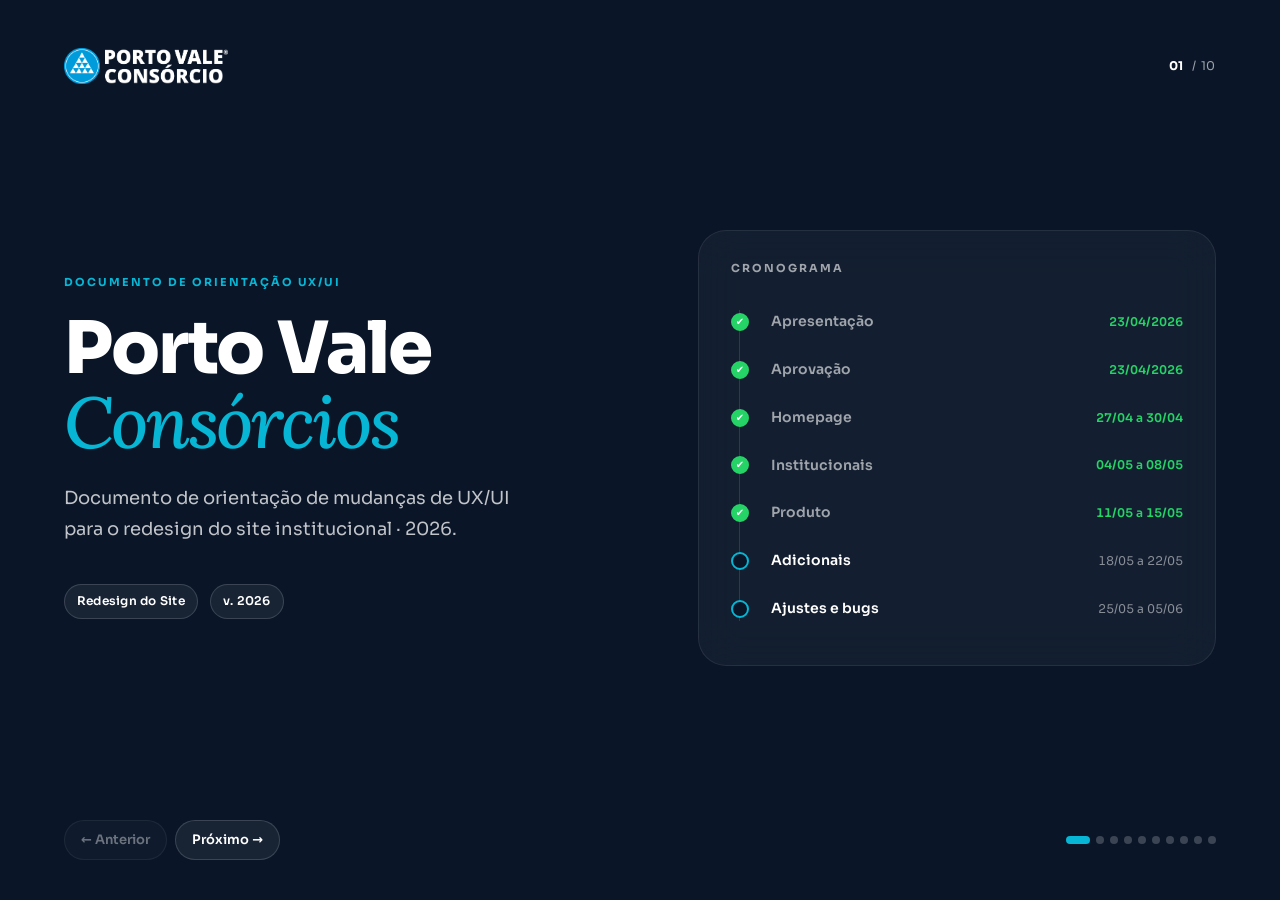
<file: index.html>
<!DOCTYPE html>
<html lang="pt-BR">
<head>
  <meta charset="UTF-8" />
  <meta name="viewport" content="width=device-width, initial-scale=1.0" />
  <title>Porto Vale Consórcios · Documento UX/UI · Capa</title>
  <link rel="stylesheet" href="styles/design-system.css" />
  <link rel="stylesheet" href="styles/pages.css" />
</head>
<body class="cover-body">

  <section class="slide">
    <header class="slide-header">
      <div class="brand">
        <img class="brand-logo" src="imagem/logo-pv-branco.png" alt="Porto Vale Consórcios" />
      </div>
      <div class="page-counter"><strong>01</strong> / 10</div>
    </header>

    <div class="slide-body cover-grid">

      <div class="cover-left">
        <p class="eyebrow">Documento de Orientação UX/UI</p>
        <h1 class="cover-title">
          Porto Vale
          <span class="italic">Consórcios</span>
        </h1>
        <p class="cover-subtitle">
          Documento de orientação de mudanças de UX/UI para o
          redesign do site institucional · 2026.
        </p>

        <div class="cover-meta">
          <span class="tag">Redesign do Site</span>
          <span class="tag">v. 2026</span>
        </div>
      </div>

      <aside class="timeline-card">
        <p class="eyebrow">Cronograma</p>
        <ul class="timeline-list">

          <li class="timeline-item done">
            <span class="marker"></span>
            <span class="label">Apresentação</span>
            <span class="date">23/04/2026</span>
          </li>

          <li class="timeline-item done">
            <span class="marker"></span>
            <span class="label">Aprovação</span>
            <span class="date">23/04/2026</span>
          </li>

          <li class="timeline-item done">
            <span class="marker"></span>
            <span class="label">Homepage</span>
            <span class="date">27/04 a 30/04</span>
          </li>

          <li class="timeline-item done">
            <span class="marker"></span>
            <span class="label">Institucionais</span>
            <span class="date">04/05 a 08/05</span>
          </li>

          <li class="timeline-item done">
            <span class="marker"></span>
            <span class="label">Produto</span>
            <span class="date">11/05 a 15/05</span>
          </li>

          <li class="timeline-item">
            <span class="marker"></span>
            <span class="label">Adicionais</span>
            <span class="date">18/05 a 22/05</span>
          </li>

          <li class="timeline-item">
            <span class="marker"></span>
            <span class="label">Ajustes e bugs</span>
            <span class="date">25/05 a 05/06</span>
          </li>

        </ul>
      </aside>

    </div>
  </section>

  <footer class="slide-footer">
    <nav class="pagination">
      <span class="disabled" data-nav="prev">&larr; Anterior</span>
      <a href="pages/02-como-ler.html" data-nav="next">Próximo &rarr;</a>
    </nav>
    <div class="dot-track" aria-label="Página 1 de 10">
      <span class="dot active"></span>
      <span class="dot"></span>
      <span class="dot"></span>
      <span class="dot"></span>
      <span class="dot"></span>
      <span class="dot"></span>
      <span class="dot"></span>
      <span class="dot"></span>
      <span class="dot"></span>
      <span class="dot"></span>
    </div>
  </footer>

  <script src="assets/nav.js"></script>
</body>
</html>
</file>
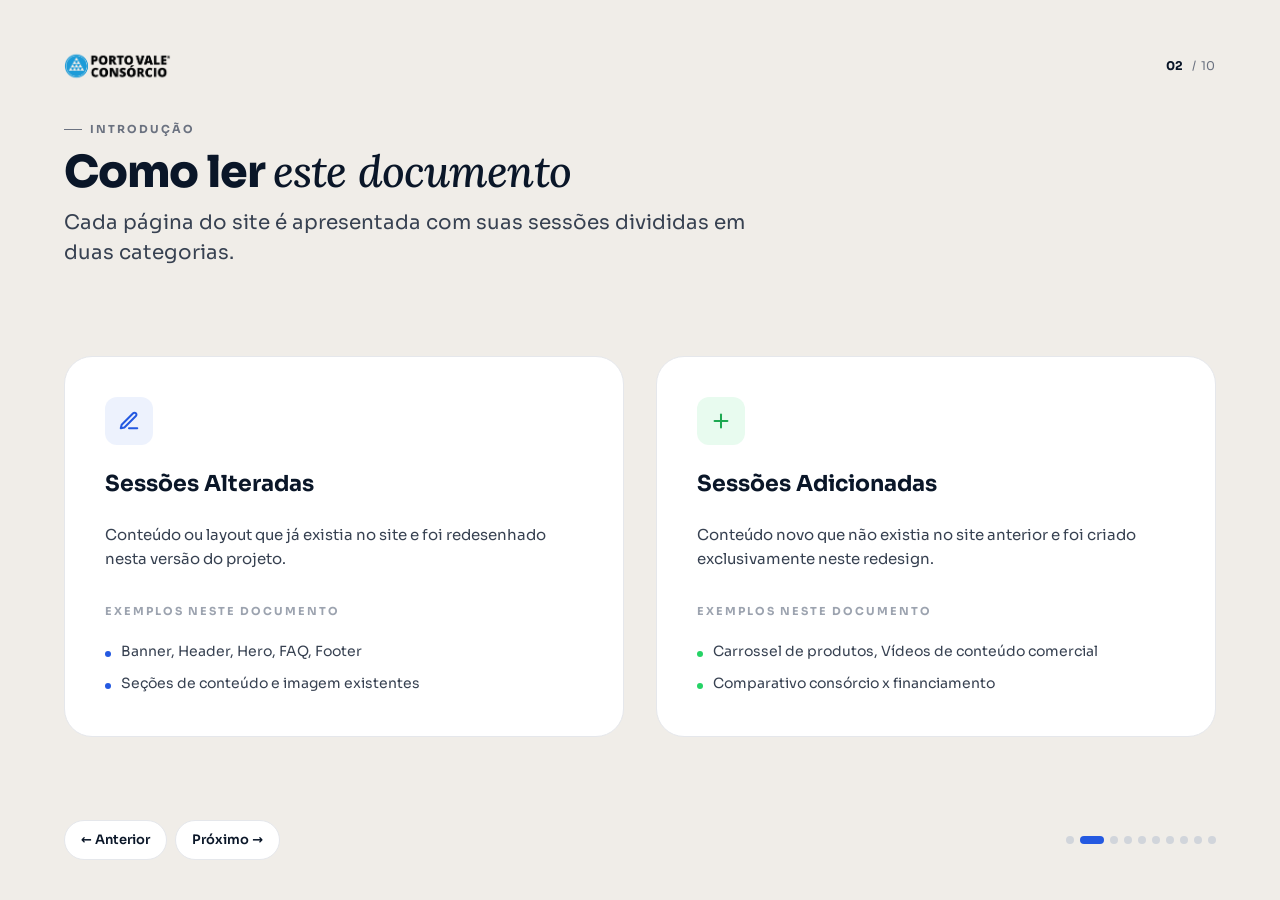
<file: pages/02-como-ler.html>
<!DOCTYPE html>
<html lang="pt-BR">
<head>
  <meta charset="UTF-8" />
  <meta name="viewport" content="width=device-width, initial-scale=1.0" />
  <title>Porto Vale · Como ler este documento · 02</title>
  <link rel="stylesheet" href="../styles/design-system.css" />
  <link rel="stylesheet" href="../styles/pages.css" />
</head>
<body>

  <section class="slide">
    <header class="slide-header">
      <div class="brand">
        <img class="brand-logo" src="../imagem/logo-pv-preto.png" alt="Porto Vale Consórcios" />
      </div>
      <div class="page-counter"><strong>02</strong> / 10</div>
    </header>

    <div class="slide-title-block">
      <p class="eyebrow"><span class="pip"></span> Introdução</p>
      <h1 class="h1">Como ler <span class="italic">este documento</span></h1>
      <p class="intro-text">
        Cada página do site é apresentada com suas sessões divididas em
        duas categorias.
      </p>
    </div>

    <div class="slide-body">
      <div class="legend-grid">

        <article class="legend-card altered">
          <div class="icon-wrap" aria-hidden="true">
            <svg width="22" height="22" viewBox="0 0 24 24" fill="none" stroke="currentColor" stroke-width="2.2" stroke-linecap="round" stroke-linejoin="round">
              <path d="M12 20h9" />
              <path d="M16.5 3.5a2.121 2.121 0 1 1 3 3L7 19l-4 1 1-4Z" />
            </svg>
          </div>
          <h3>Sessões Alteradas</h3>
          <p>Conteúdo ou layout que já existia no site e foi redesenhado nesta versão do projeto.</p>

          <p class="examples-label">Exemplos neste documento</p>
          <ul>
            <li>Banner, Header, Hero, FAQ, Footer</li>
            <li>Seções de conteúdo e imagem existentes</li>
          </ul>
        </article>

        <article class="legend-card added">
          <div class="icon-wrap" aria-hidden="true">
            <svg width="22" height="22" viewBox="0 0 24 24" fill="none" stroke="currentColor" stroke-width="2.2" stroke-linecap="round" stroke-linejoin="round">
              <path d="M12 5v14" />
              <path d="M5 12h14" />
            </svg>
          </div>
          <h3>Sessões Adicionadas</h3>
          <p>Conteúdo novo que não existia no site anterior e foi criado exclusivamente neste redesign.</p>

          <p class="examples-label">Exemplos neste documento</p>
          <ul>
            <li>Carrossel de produtos, Vídeos de conteúdo comercial</li>
            <li>Comparativo consórcio x financiamento</li>
          </ul>
        </article>

      </div>
    </div>
  </section>

  <footer class="slide-footer">
    <nav class="pagination">
      <a href="../index.html" data-nav="prev">&larr; Anterior</a>
<a href="03-homepage.html" data-nav="next">Próximo &rarr;</a>
    </nav>
    <div class="dot-track" aria-label="Página 2 de 10">
      <span class="dot"></span>
      <span class="dot active"></span>
      <span class="dot"></span>
      <span class="dot"></span>
      <span class="dot"></span>
      <span class="dot"></span>
      <span class="dot"></span>
      <span class="dot"></span>
      <span class="dot"></span>
      <span class="dot"></span>
    </div>
  </footer>

  <script src="../assets/nav.js"></script>
</body>
</html>
</file>
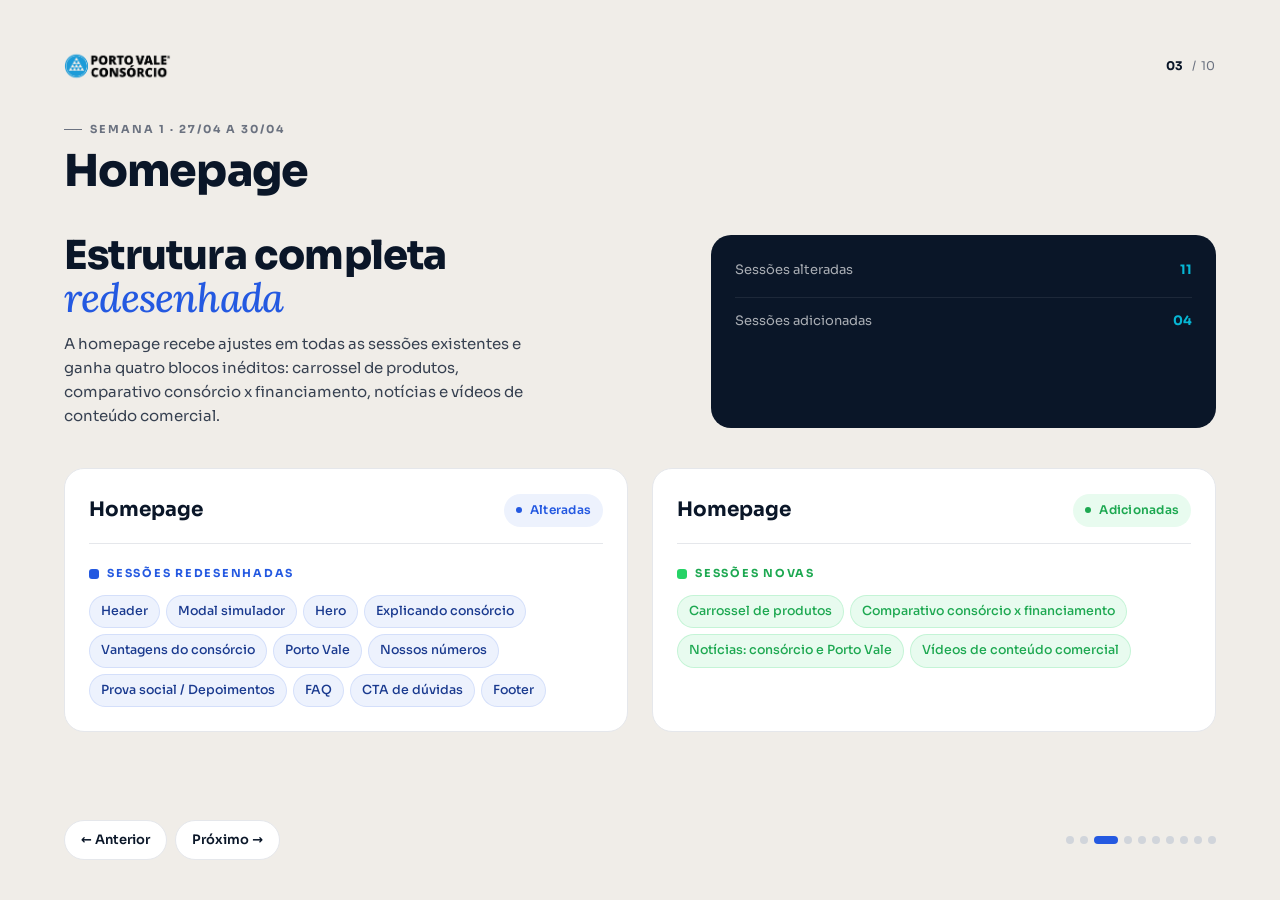
<file: pages/03-homepage.html>
<!DOCTYPE html>
<html lang="pt-BR">
<head>
  <meta charset="UTF-8" />
  <meta name="viewport" content="width=device-width, initial-scale=1.0" />
  <title>Porto Vale · Homepage · 03</title>
  <link rel="stylesheet" href="../styles/design-system.css" />
  <link rel="stylesheet" href="../styles/pages.css" />
</head>
<body>

  <section class="slide">
    <header class="slide-header">
      <div class="brand">
        <img class="brand-logo" src="../imagem/logo-pv-preto.png" alt="Porto Vale Consórcios" />
      </div>
      <div class="page-counter"><strong>03</strong> / 10</div>
    </header>

    <div class="slide-title-block">
      <p class="eyebrow"><span class="pip"></span> Semana 1 · 27/04 a 30/04</p>
      <h1 class="h1">Homepage</h1>
    </div>

    <div class="page-hero">
      <div>
        <h2 class="h2" style="margin-bottom: 12px;">Estrutura completa <span class="italic" style="font-family: var(--font-serif); font-style: italic; font-weight: 500; color: var(--blue);">redesenhada</span></h2>
        <p class="body-sm" style="color: var(--gray-700);">
          A homepage recebe ajustes em todas as sessões existentes e ganha
          quatro blocos inéditos: carrossel de produtos, comparativo
          consórcio x financiamento, notícias e vídeos de conteúdo comercial.
        </p>
      </div>
      <aside class="summary-card">
<div class="row">
          <span>Sessões alteradas</span>
          <strong class="accent">11</strong>
        </div>
        <div class="row">
          <span>Sessões adicionadas</span>
          <strong class="accent">04</strong>
        </div>
      </aside>
    </div>

    <div class="slide-body">
      <div class="page-grid cols-2">

        <div class="page-block">
          <div class="page-block-header">
            <h3>Homepage</h3>
            <span class="tag tag-blue"><span class="dot"></span> Alteradas</span>
          </div>

          <div class="block-section">
            <p class="block-section-label altered"><span class="swatch"></span> Sessões redesenhadas</p>
            <ul class="chip-list altered">
              <li>Header</li>
              <li>Modal simulador</li>
              <li>Hero</li>
              <li>Explicando consórcio</li>
              <li>Vantagens do consórcio</li>
              <li>Porto Vale</li>
              <li>Nossos números</li>
              <li>Prova social / Depoimentos</li>
              <li>FAQ</li>
              <li>CTA de dúvidas</li>
              <li>Footer</li>
            </ul>
          </div>
        </div>

        <div class="page-block">
          <div class="page-block-header">
            <h3>Homepage</h3>
            <span class="tag tag-green"><span class="dot"></span> Adicionadas</span>
          </div>

          <div class="block-section">
            <p class="block-section-label added"><span class="swatch"></span> Sessões novas</p>
            <ul class="chip-list added">
              <li>Carrossel de produtos</li>
              <li>Comparativo consórcio x financiamento</li>
              <li>Notícias: consórcio e Porto Vale</li>
              <li>Vídeos de conteúdo comercial</li>
            </ul>
          </div>
        </div>

      </div>
    </div>
  </section>

  <footer class="slide-footer">
    <nav class="pagination">
      <a href="02-como-ler.html" data-nav="prev">&larr; Anterior</a>
<a href="04-institucionais.html" data-nav="next">Próximo &rarr;</a>
    </nav>
    <div class="dot-track" aria-label="Página 3 de 10">
      <span class="dot"></span>
      <span class="dot"></span>
      <span class="dot active"></span>
      <span class="dot"></span>
      <span class="dot"></span>
      <span class="dot"></span>
      <span class="dot"></span>
      <span class="dot"></span>
      <span class="dot"></span>
      <span class="dot"></span>
    </div>
  </footer>

  <script src="../assets/nav.js"></script>
</body>
</html>
</file>
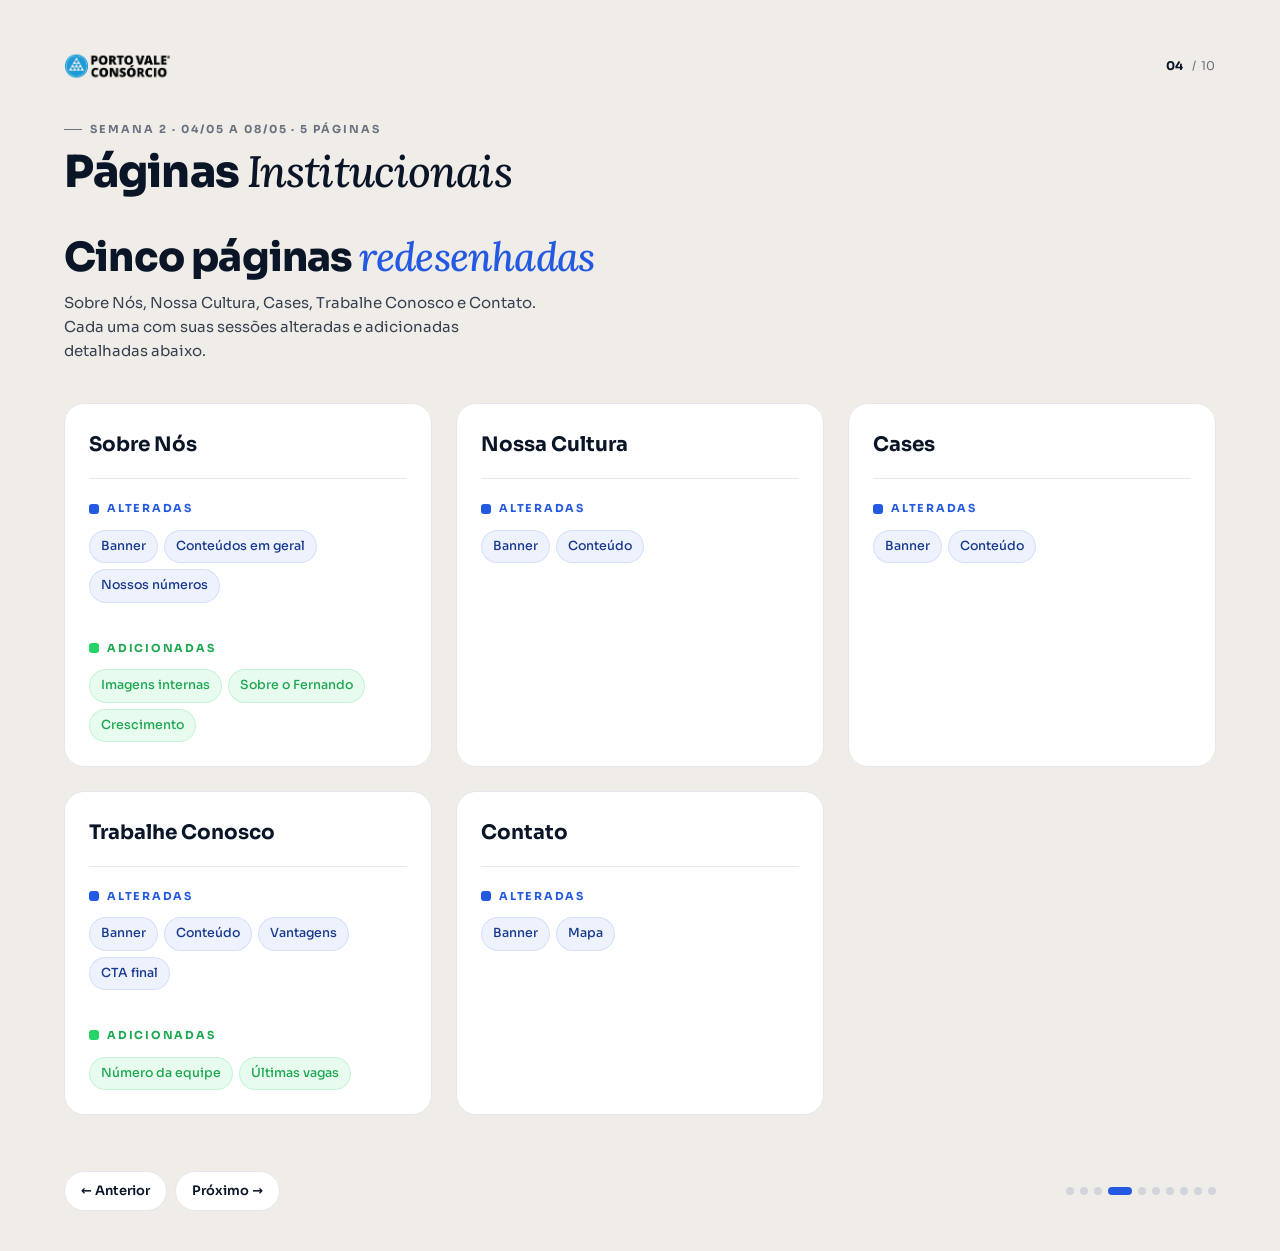
<file: pages/04-institucionais.html>
<!DOCTYPE html>
<html lang="pt-BR">
<head>
  <meta charset="UTF-8" />
  <meta name="viewport" content="width=device-width, initial-scale=1.0" />
  <title>Porto Vale · Páginas Institucionais · 04</title>
  <link rel="stylesheet" href="../styles/design-system.css" />
  <link rel="stylesheet" href="../styles/pages.css" />
</head>
<body>

  <section class="slide">
    <header class="slide-header">
      <div class="brand">
        <img class="brand-logo" src="../imagem/logo-pv-preto.png" alt="Porto Vale Consórcios" />
      </div>
      <div class="page-counter"><strong>04</strong> / 10</div>
    </header>

    <div class="slide-title-block">
      <p class="eyebrow"><span class="pip"></span> Semana 2 · 04/05 a 08/05 · 5 páginas</p>
      <h1 class="h1">Páginas <span class="italic">Institucionais</span></h1>
    </div>

    <div class="page-hero">
      <div>
        <h2 class="h2" style="margin-bottom: 12px;">Cinco páginas <span class="italic" style="font-family: var(--font-serif); font-style: italic; font-weight: 500; color: var(--blue);">redesenhadas</span></h2>
        <p class="body-sm" style="color: var(--gray-700);">
          Sobre Nós, Nossa Cultura, Cases, Trabalhe Conosco e Contato.
          Cada uma com suas sessões alteradas e adicionadas detalhadas
          abaixo.
        </p>
      </div>
    </div>

    <div class="slide-body">
      <div class="page-grid cols-3">

        <!-- Sobre Nós -->
        <div class="page-block">
          <div class="page-block-header">
            <h3>Sobre Nós</h3>
          </div>
          <div class="block-section">
            <p class="block-section-label altered"><span class="swatch"></span> Alteradas</p>
            <ul class="chip-list altered">
              <li>Banner</li>
              <li>Conteúdos em geral</li>
              <li>Nossos números</li>
            </ul>
          </div>
          <div class="block-section">
            <p class="block-section-label added"><span class="swatch"></span> Adicionadas</p>
            <ul class="chip-list added">
              <li>Imagens internas</li>
              <li>Sobre o Fernando</li>
              <li>Crescimento</li>
            </ul>
          </div>
        </div>

        <!-- Nossa Cultura -->
        <div class="page-block">
          <div class="page-block-header">
            <h3>Nossa Cultura</h3>
          </div>
          <div class="block-section">
            <p class="block-section-label altered"><span class="swatch"></span> Alteradas</p>
            <ul class="chip-list altered">
              <li>Banner</li>
              <li>Conteúdo</li>
            </ul>
          </div>
        </div>

        <!-- Cases -->
        <div class="page-block">
          <div class="page-block-header">
            <h3>Cases</h3>
          </div>
          <div class="block-section">
            <p class="block-section-label altered"><span class="swatch"></span> Alteradas</p>
            <ul class="chip-list altered">
              <li>Banner</li>
              <li>Conteúdo</li>
            </ul>
          </div>
        </div>

        <!-- Trabalhe Conosco -->
        <div class="page-block">
          <div class="page-block-header">
            <h3>Trabalhe Conosco</h3>
          </div>
          <div class="block-section">
            <p class="block-section-label altered"><span class="swatch"></span> Alteradas</p>
            <ul class="chip-list altered">
              <li>Banner</li>
              <li>Conteúdo</li>
              <li>Vantagens</li>
              <li>CTA final</li>
            </ul>
          </div>
          <div class="block-section">
            <p class="block-section-label added"><span class="swatch"></span> Adicionadas</p>
            <ul class="chip-list added">
              <li>Número da equipe</li>
              <li>Últimas vagas</li>
            </ul>
          </div>
        </div>

        <!-- Contato -->
        <div class="page-block">
          <div class="page-block-header">
            <h3>Contato</h3>
          </div>
          <div class="block-section">
            <p class="block-section-label altered"><span class="swatch"></span> Alteradas</p>
            <ul class="chip-list altered">
              <li>Banner</li>
              <li>Mapa</li>
            </ul>
          </div>
        </div>

      </div>
    </div>
  </section>

  <footer class="slide-footer">
    <nav class="pagination">
      <a href="03-homepage.html" data-nav="prev">&larr; Anterior</a>
<a href="05-produtos-imovel-automovel.html" data-nav="next">Próximo &rarr;</a>
    </nav>
    <div class="dot-track" aria-label="Página 4 de 10">
      <span class="dot"></span>
      <span class="dot"></span>
      <span class="dot"></span>
      <span class="dot active"></span>
      <span class="dot"></span>
      <span class="dot"></span>
      <span class="dot"></span>
      <span class="dot"></span>
      <span class="dot"></span>
      <span class="dot"></span>
    </div>
  </footer>

  <script src="../assets/nav.js"></script>
</body>
</html>
</file>
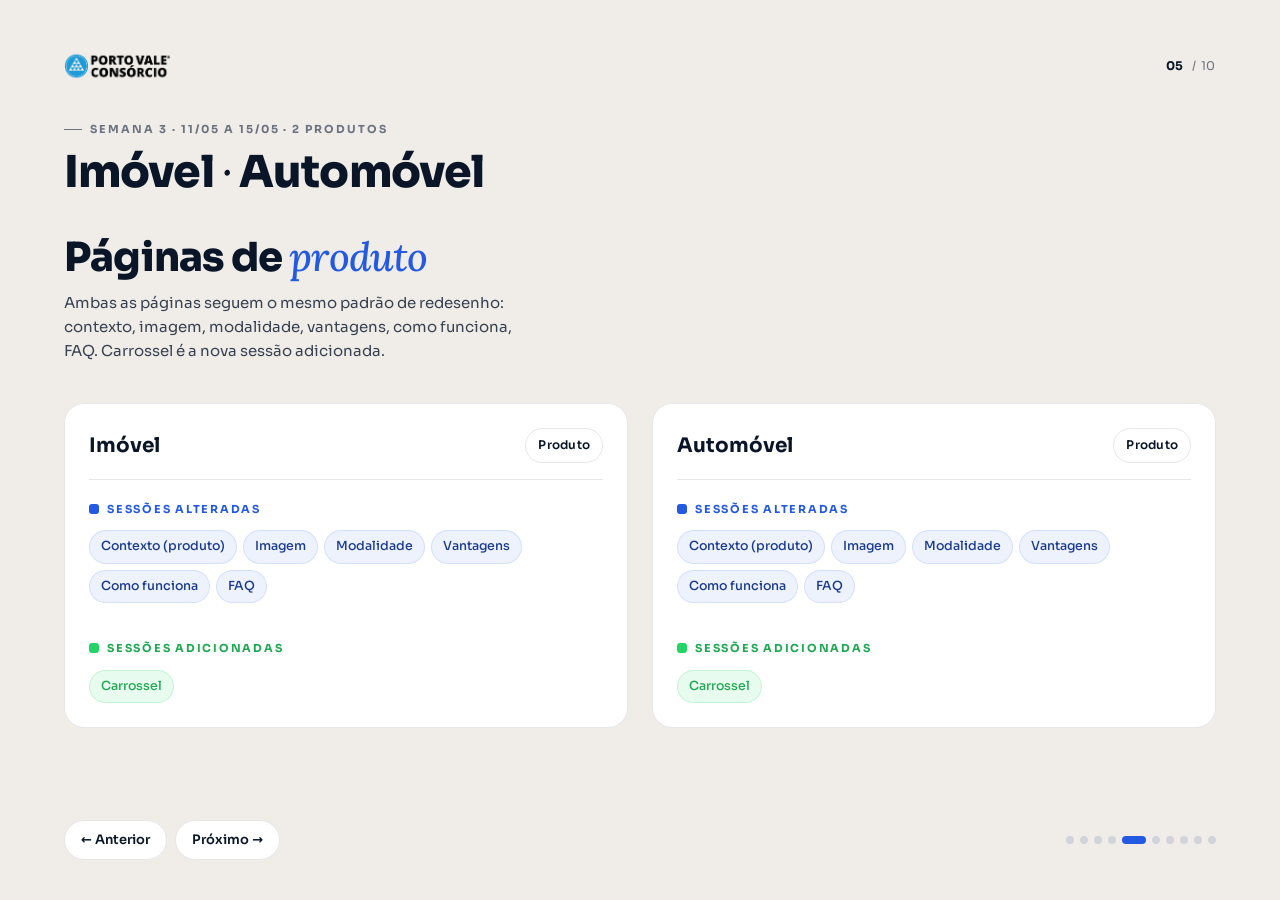
<file: pages/05-produtos-imovel-automovel.html>
<!DOCTYPE html>
<html lang="pt-BR">
<head>
  <meta charset="UTF-8" />
  <meta name="viewport" content="width=device-width, initial-scale=1.0" />
  <title>Porto Vale · Produto · Imóvel e Automóvel · 05</title>
  <link rel="stylesheet" href="../styles/design-system.css" />
  <link rel="stylesheet" href="../styles/pages.css" />
</head>
<body>

  <section class="slide">
    <header class="slide-header">
      <div class="brand">
        <img class="brand-logo" src="../imagem/logo-pv-preto.png" alt="Porto Vale Consórcios" />
      </div>
      <div class="page-counter"><strong>05</strong> / 10</div>
    </header>

    <div class="slide-title-block">
      <p class="eyebrow"><span class="pip"></span> Semana 3 · 11/05 a 15/05 · 2 produtos</p>
      <h1 class="h1">Imóvel <span class="italic">·</span> Automóvel</h1>
    </div>

    <div class="page-hero">
      <div>
        <h2 class="h2" style="margin-bottom: 12px;">Páginas de <span class="italic" style="font-family: var(--font-serif); font-style: italic; font-weight: 500; color: var(--blue);">produto</span></h2>
        <p class="body-sm" style="color: var(--gray-700);">
          Ambas as páginas seguem o mesmo padrão de redesenho:
          contexto, imagem, modalidade, vantagens, como funciona, FAQ.
          Carrossel é a nova sessão adicionada.
        </p>
      </div>
    </div>

    <div class="slide-body">
      <div class="page-grid cols-2">

        <!-- Imóvel -->
        <div class="page-block">
          <div class="page-block-header">
            <h3>Imóvel</h3>
            <span class="tag tag-light">Produto</span>
          </div>
          <div class="block-section">
            <p class="block-section-label altered"><span class="swatch"></span> Sessões Alteradas</p>
            <ul class="chip-list altered">
              <li>Contexto (produto)</li>
              <li>Imagem</li>
              <li>Modalidade</li>
              <li>Vantagens</li>
              <li>Como funciona</li>
              <li>FAQ</li>
            </ul>
          </div>
          <div class="block-section">
            <p class="block-section-label added"><span class="swatch"></span> Sessões Adicionadas</p>
            <ul class="chip-list added">
              <li>Carrossel</li>
            </ul>
          </div>
        </div>

        <!-- Automóvel -->
        <div class="page-block">
          <div class="page-block-header">
            <h3>Automóvel</h3>
            <span class="tag tag-light">Produto</span>
          </div>
          <div class="block-section">
            <p class="block-section-label altered"><span class="swatch"></span> Sessões Alteradas</p>
            <ul class="chip-list altered">
              <li>Contexto (produto)</li>
              <li>Imagem</li>
              <li>Modalidade</li>
              <li>Vantagens</li>
              <li>Como funciona</li>
              <li>FAQ</li>
            </ul>
          </div>
          <div class="block-section">
            <p class="block-section-label added"><span class="swatch"></span> Sessões Adicionadas</p>
            <ul class="chip-list added">
              <li>Carrossel</li>
            </ul>
          </div>
        </div>

      </div>
    </div>
  </section>

  <footer class="slide-footer">
    <nav class="pagination">
      <a href="04-institucionais.html" data-nav="prev">&larr; Anterior</a>
<a href="06-produtos-terreno-construcao-pesados.html" data-nav="next">Próximo &rarr;</a>
    </nav>
    <div class="dot-track" aria-label="Página 5 de 10">
      <span class="dot"></span>
      <span class="dot"></span>
      <span class="dot"></span>
      <span class="dot"></span>
      <span class="dot active"></span>
      <span class="dot"></span>
      <span class="dot"></span>
      <span class="dot"></span>
      <span class="dot"></span>
      <span class="dot"></span>
    </div>
  </footer>

  <script src="../assets/nav.js"></script>
</body>
</html>
</file>
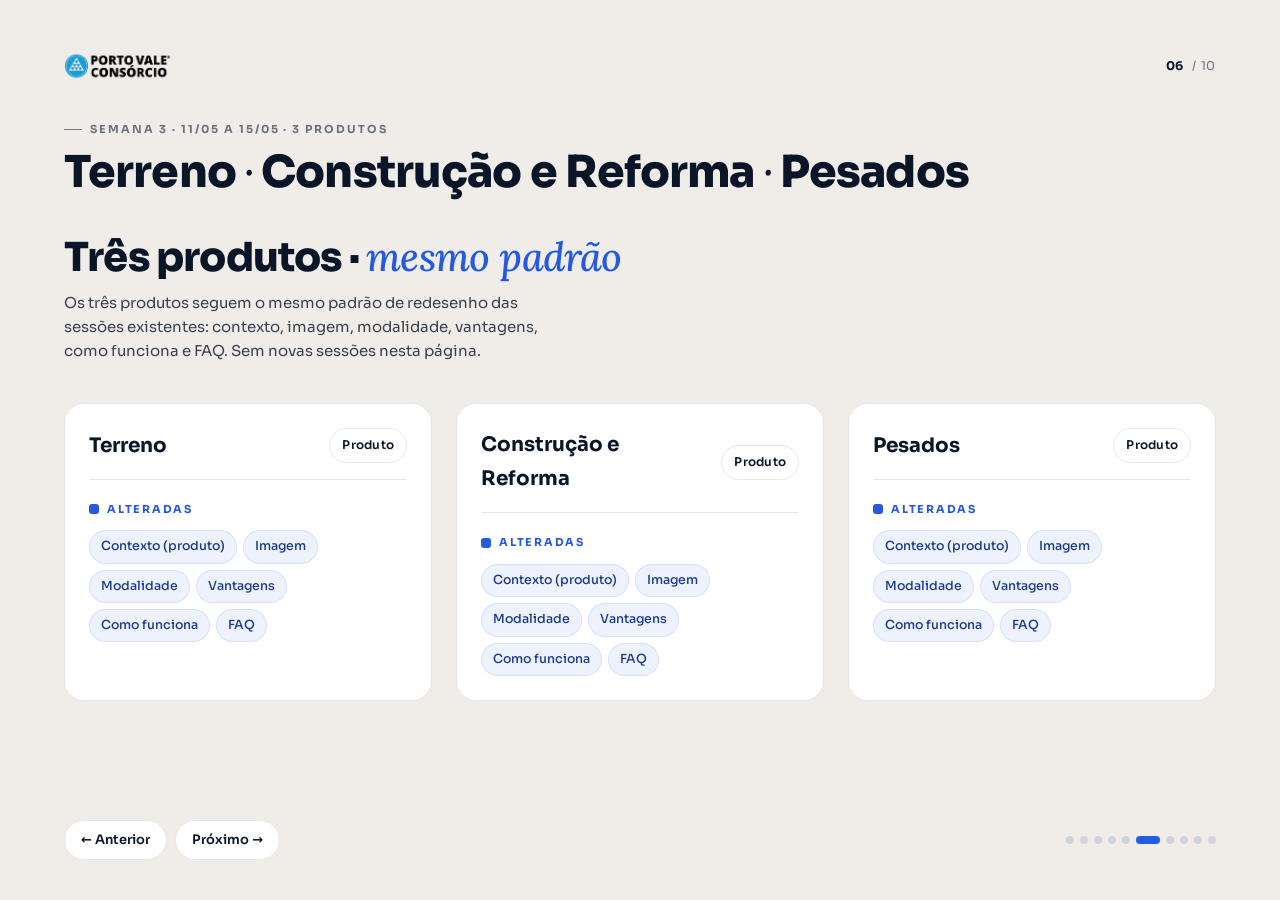
<file: pages/06-produtos-terreno-construcao-pesados.html>
<!DOCTYPE html>
<html lang="pt-BR">
<head>
  <meta charset="UTF-8" />
  <meta name="viewport" content="width=device-width, initial-scale=1.0" />
  <title>Porto Vale · Produto · Terreno · Construção · Pesados · 06</title>
  <link rel="stylesheet" href="../styles/design-system.css" />
  <link rel="stylesheet" href="../styles/pages.css" />
</head>
<body>

  <section class="slide">
    <header class="slide-header">
      <div class="brand">
        <img class="brand-logo" src="../imagem/logo-pv-preto.png" alt="Porto Vale Consórcios" />
      </div>
      <div class="page-counter"><strong>06</strong> / 10</div>
    </header>

    <div class="slide-title-block">
      <p class="eyebrow"><span class="pip"></span> Semana 3 · 11/05 a 15/05 · 3 produtos</p>
      <h1 class="h1">Terreno <span class="italic">·</span> Construção e Reforma <span class="italic">·</span> Pesados</h1>
    </div>

    <div class="page-hero">
      <div>
        <h2 class="h2" style="margin-bottom: 12px;">Três produtos · <span class="italic" style="font-family: var(--font-serif); font-style: italic; font-weight: 500; color: var(--blue);">mesmo padrão</span></h2>
        <p class="body-sm" style="color: var(--gray-700);">
          Os três produtos seguem o mesmo padrão de redesenho das
          sessões existentes: contexto, imagem, modalidade, vantagens,
          como funciona e FAQ. Sem novas sessões nesta página.
        </p>
      </div>
    </div>

    <div class="slide-body">
      <div class="page-grid cols-3">

        <!-- Terreno -->
        <div class="page-block">
          <div class="page-block-header">
            <h3>Terreno</h3>
            <span class="tag tag-light">Produto</span>
          </div>
          <div class="block-section">
            <p class="block-section-label altered"><span class="swatch"></span> Alteradas</p>
            <ul class="chip-list altered">
              <li>Contexto (produto)</li>
              <li>Imagem</li>
              <li>Modalidade</li>
              <li>Vantagens</li>
              <li>Como funciona</li>
              <li>FAQ</li>
            </ul>
          </div>
        </div>

        <!-- Construção e Reforma -->
        <div class="page-block">
          <div class="page-block-header">
            <h3>Construção e Reforma</h3>
            <span class="tag tag-light">Produto</span>
          </div>
          <div class="block-section">
            <p class="block-section-label altered"><span class="swatch"></span> Alteradas</p>
            <ul class="chip-list altered">
              <li>Contexto (produto)</li>
              <li>Imagem</li>
              <li>Modalidade</li>
              <li>Vantagens</li>
              <li>Como funciona</li>
              <li>FAQ</li>
            </ul>
          </div>
        </div>

        <!-- Pesados -->
        <div class="page-block">
          <div class="page-block-header">
            <h3>Pesados</h3>
            <span class="tag tag-light">Produto</span>
          </div>
          <div class="block-section">
            <p class="block-section-label altered"><span class="swatch"></span> Alteradas</p>
            <ul class="chip-list altered">
              <li>Contexto (produto)</li>
              <li>Imagem</li>
              <li>Modalidade</li>
              <li>Vantagens</li>
              <li>Como funciona</li>
              <li>FAQ</li>
            </ul>
          </div>
        </div>

      </div>
    </div>
  </section>

  <footer class="slide-footer">
    <nav class="pagination">
      <a href="05-produtos-imovel-automovel.html" data-nav="prev">&larr; Anterior</a>
<a href="07-produtos-agro-investimento-solar-empresarial.html" data-nav="next">Próximo &rarr;</a>
    </nav>
    <div class="dot-track" aria-label="Página 6 de 10">
      <span class="dot"></span>
      <span class="dot"></span>
      <span class="dot"></span>
      <span class="dot"></span>
      <span class="dot"></span>
      <span class="dot active"></span>
      <span class="dot"></span>
      <span class="dot"></span>
      <span class="dot"></span>
      <span class="dot"></span>
    </div>
  </footer>

  <script src="../assets/nav.js"></script>
</body>
</html>
</file>
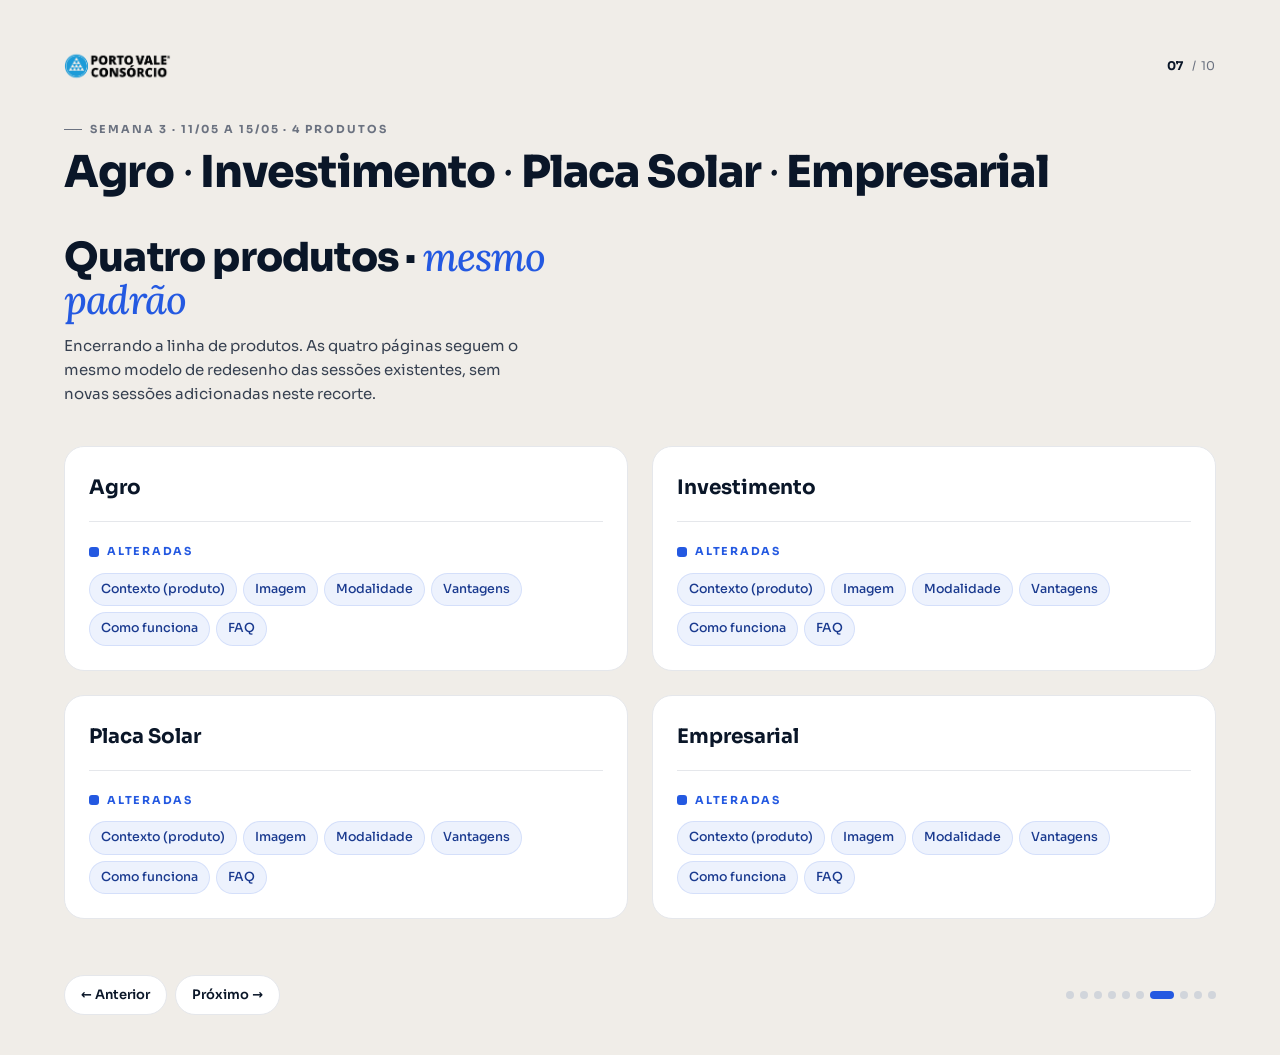
<file: pages/07-produtos-agro-investimento-solar-empresarial.html>
<!DOCTYPE html>
<html lang="pt-BR">
<head>
  <meta charset="UTF-8" />
  <meta name="viewport" content="width=device-width, initial-scale=1.0" />
  <title>Porto Vale · Produto · Agro · Investimento · Solar · Empresarial · 07</title>
  <link rel="stylesheet" href="../styles/design-system.css" />
  <link rel="stylesheet" href="../styles/pages.css" />
</head>
<body>

  <section class="slide">
    <header class="slide-header">
      <div class="brand">
        <img class="brand-logo" src="../imagem/logo-pv-preto.png" alt="Porto Vale Consórcios" />
      </div>
      <div class="page-counter"><strong>07</strong> / 10</div>
    </header>

    <div class="slide-title-block">
      <p class="eyebrow"><span class="pip"></span> Semana 3 · 11/05 a 15/05 · 4 produtos</p>
      <h1 class="h1">Agro <span class="italic">·</span> Investimento <span class="italic">·</span> Placa Solar <span class="italic">·</span> Empresarial</h1>
    </div>

    <div class="page-hero">
      <div>
        <h2 class="h2" style="margin-bottom: 12px;">Quatro produtos · <span class="italic" style="font-family: var(--font-serif); font-style: italic; font-weight: 500; color: var(--blue);">mesmo padrão</span></h2>
        <p class="body-sm" style="color: var(--gray-700);">
          Encerrando a linha de produtos. As quatro páginas seguem o
          mesmo modelo de redesenho das sessões existentes, sem
          novas sessões adicionadas neste recorte.
        </p>
      </div>
    </div>

    <div class="slide-body">
      <div class="page-grid cols-2">

        <!-- Agro -->
        <div class="page-block">
          <div class="page-block-header">
            <h3>Agro</h3>
          </div>
          <div class="block-section">
            <p class="block-section-label altered"><span class="swatch"></span> Alteradas</p>
            <ul class="chip-list altered">
              <li>Contexto (produto)</li>
              <li>Imagem</li>
              <li>Modalidade</li>
              <li>Vantagens</li>
              <li>Como funciona</li>
              <li>FAQ</li>
            </ul>
          </div>
        </div>

        <!-- Investimento -->
        <div class="page-block">
          <div class="page-block-header">
            <h3>Investimento</h3>
          </div>
          <div class="block-section">
            <p class="block-section-label altered"><span class="swatch"></span> Alteradas</p>
            <ul class="chip-list altered">
              <li>Contexto (produto)</li>
              <li>Imagem</li>
              <li>Modalidade</li>
              <li>Vantagens</li>
              <li>Como funciona</li>
              <li>FAQ</li>
            </ul>
          </div>
        </div>

        <!-- Placa Solar -->
        <div class="page-block">
          <div class="page-block-header">
            <h3>Placa Solar</h3>
          </div>
          <div class="block-section">
            <p class="block-section-label altered"><span class="swatch"></span> Alteradas</p>
            <ul class="chip-list altered">
              <li>Contexto (produto)</li>
              <li>Imagem</li>
              <li>Modalidade</li>
              <li>Vantagens</li>
              <li>Como funciona</li>
              <li>FAQ</li>
            </ul>
          </div>
        </div>

        <!-- Empresarial -->
        <div class="page-block">
          <div class="page-block-header">
            <h3>Empresarial</h3>
          </div>
          <div class="block-section">
            <p class="block-section-label altered"><span class="swatch"></span> Alteradas</p>
            <ul class="chip-list altered">
              <li>Contexto (produto)</li>
              <li>Imagem</li>
              <li>Modalidade</li>
              <li>Vantagens</li>
              <li>Como funciona</li>
              <li>FAQ</li>
            </ul>
          </div>
        </div>

      </div>
    </div>
  </section>

  <footer class="slide-footer">
    <nav class="pagination">
      <a href="06-produtos-terreno-construcao-pesados.html" data-nav="prev">&larr; Anterior</a>
<a href="08-adicionais.html" data-nav="next">Próximo &rarr;</a>
    </nav>
    <div class="dot-track" aria-label="Página 7 de 10">
      <span class="dot"></span>
      <span class="dot"></span>
      <span class="dot"></span>
      <span class="dot"></span>
      <span class="dot"></span>
      <span class="dot"></span>
      <span class="dot active"></span>
      <span class="dot"></span>
      <span class="dot"></span>
      <span class="dot"></span>
    </div>
  </footer>

  <script src="../assets/nav.js"></script>
</body>
</html>
</file>
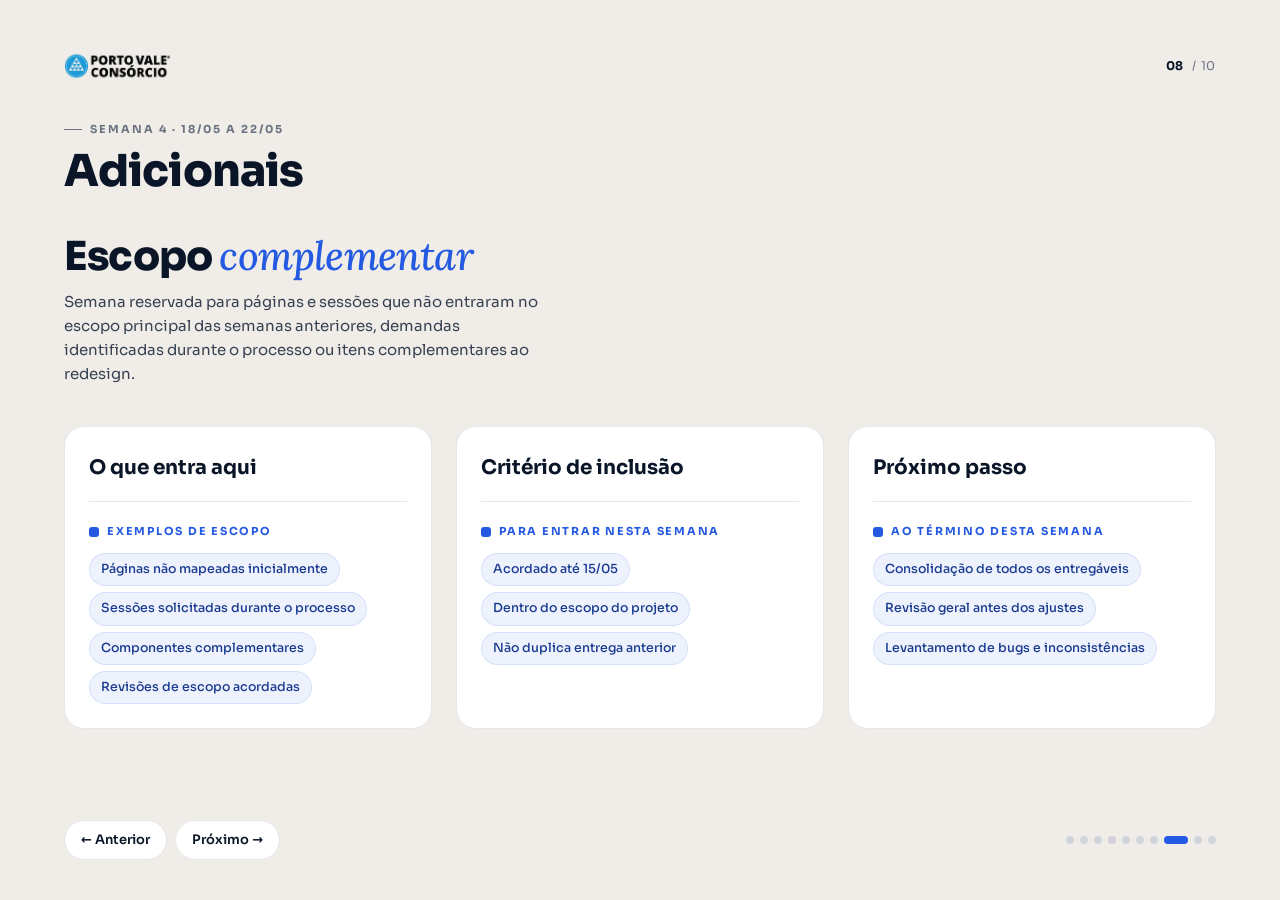
<file: pages/08-adicionais.html>
<!DOCTYPE html>
<html lang="pt-BR">
<head>
  <meta charset="UTF-8" />
  <meta name="viewport" content="width=device-width, initial-scale=1.0" />
  <title>Porto Vale · Adicionais · 08</title>
  <link rel="stylesheet" href="../styles/design-system.css" />
  <link rel="stylesheet" href="../styles/pages.css" />
</head>
<body>

  <section class="slide">
    <header class="slide-header">
      <div class="brand">
        <img class="brand-logo" src="../imagem/logo-pv-preto.png" alt="Porto Vale Consórcios" />
      </div>
      <div class="page-counter"><strong>08</strong> / 10</div>
    </header>

    <div class="slide-title-block">
      <p class="eyebrow"><span class="pip"></span> Semana 4 · 18/05 a 22/05</p>
      <h1 class="h1">Adicionais</h1>
    </div>

    <div class="page-hero">
      <div>
        <h2 class="h2" style="margin-bottom: 12px;">Escopo <span class="italic" style="font-family: var(--font-serif); font-style: italic; font-weight: 500; color: var(--blue);">complementar</span></h2>
        <p class="body-sm" style="color: var(--gray-700);">
          Semana reservada para páginas e sessões que não entraram no
          escopo principal das semanas anteriores, demandas identificadas
          durante o processo ou itens complementares ao redesign.
        </p>
      </div>
    </div>

    <div class="slide-body">
      <div class="page-grid cols-3">

        <div class="page-block">
          <div class="page-block-header">
            <h3>O que entra aqui</h3>
          </div>
          <div class="block-section">
            <p class="block-section-label altered"><span class="swatch"></span> Exemplos de escopo</p>
            <ul class="chip-list altered">
              <li>Páginas não mapeadas inicialmente</li>
              <li>Sessões solicitadas durante o processo</li>
              <li>Componentes complementares</li>
              <li>Revisões de escopo acordadas</li>
            </ul>
          </div>
        </div>

        <div class="page-block">
          <div class="page-block-header">
            <h3>Critério de inclusão</h3>
          </div>
          <div class="block-section">
            <p class="block-section-label altered"><span class="swatch"></span> Para entrar nesta semana</p>
            <ul class="chip-list altered">
              <li>Acordado até 15/05</li>
              <li>Dentro do escopo do projeto</li>
              <li>Não duplica entrega anterior</li>
            </ul>
          </div>
        </div>

        <div class="page-block">
          <div class="page-block-header">
            <h3>Próximo passo</h3>
          </div>
          <div class="block-section">
            <p class="block-section-label altered"><span class="swatch"></span> Ao término desta semana</p>
            <ul class="chip-list altered">
              <li>Consolidação de todos os entregáveis</li>
              <li>Revisão geral antes dos ajustes</li>
              <li>Levantamento de bugs e inconsistências</li>
            </ul>
          </div>
        </div>

      </div>
    </div>
  </section>

  <footer class="slide-footer">
    <nav class="pagination">
      <a href="07-produtos-agro-investimento-solar-empresarial.html" data-nav="prev">&larr; Anterior</a>
<a href="09-ajustes-bugs.html" data-nav="next">Próximo &rarr;</a>
    </nav>
    <div class="dot-track" aria-label="Página 8 de 10">
      <span class="dot"></span>
      <span class="dot"></span>
      <span class="dot"></span>
      <span class="dot"></span>
      <span class="dot"></span>
      <span class="dot"></span>
      <span class="dot"></span>
      <span class="dot active"></span>
      <span class="dot"></span>
      <span class="dot"></span>
    </div>
  </footer>

  <script src="../assets/nav.js"></script>
</body>
</html>
</file>
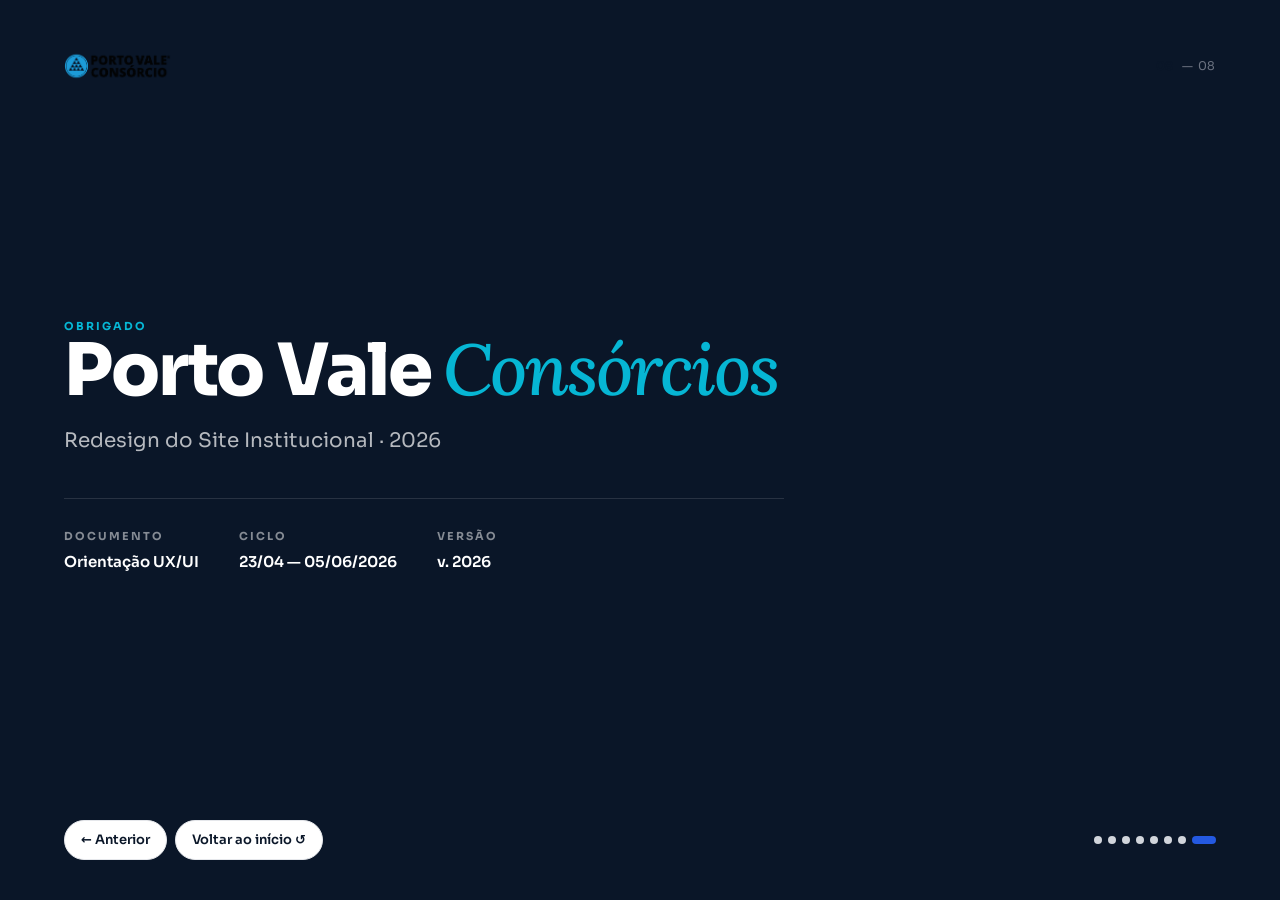
<file: pages/08-encerramento.html>
<!DOCTYPE html>
<html lang="pt-BR">
<head>
  <meta charset="UTF-8" />
  <meta name="viewport" content="width=device-width, initial-scale=1.0" />
  <title>Porto Vale Consórcios · Encerramento · 08</title>
  <link rel="stylesheet" href="../styles/design-system.css" />
  <link rel="stylesheet" href="../styles/pages.css" />
</head>
<body class="closing-body">

  <section class="slide">
    <header class="slide-header">
      <div class="brand">
        <img class="brand-logo" src="../imagem/logo-pv-preto.png" alt="Porto Vale Consórcios" />
      </div>
      <div class="page-counter"><strong>08</strong> &mdash; 08</div>
    </header>

    <div class="slide-body" style="display:flex; align-items:center;">
      <div class="closing-wrap">
        <p class="eyebrow" style="color: var(--cyan);">Obrigado</p>
        <h1 class="closing-title">
          Porto Vale
          <span class="italic">Consórcios</span>
        </h1>
        <p class="closing-sub">Redesign do Site Institucional · 2026</p>

        <div class="closing-meta">
          <div>
            <p class="eyebrow">Documento</p>
            <strong>Orientação UX/UI</strong>
          </div>
          <div>
            <p class="eyebrow">Ciclo</p>
            <strong>23/04 &mdash; 05/06/2026</strong>
          </div>
          <div>
            <p class="eyebrow">Versão</p>
            <strong>v. 2026</strong>
          </div>
        </div>
      </div>
    </div>
  </section>

  <footer class="slide-footer">
    <nav class="pagination">
      <a href="07-produtos-agro-investimento-solar-empresarial.html" data-nav="prev">&larr; Anterior</a>
      <a href="../index.html">Voltar ao início ↺</a>
    </nav>
    <div class="dot-track" aria-label="Página 8 de 8">
      <span class="dot"></span>
      <span class="dot"></span>
      <span class="dot"></span>
      <span class="dot"></span>
      <span class="dot"></span>
      <span class="dot"></span>
      <span class="dot"></span>
      <span class="dot active"></span>
    </div>
  </footer>

  <script src="../assets/nav.js"></script>
</body>
</html>
</file>
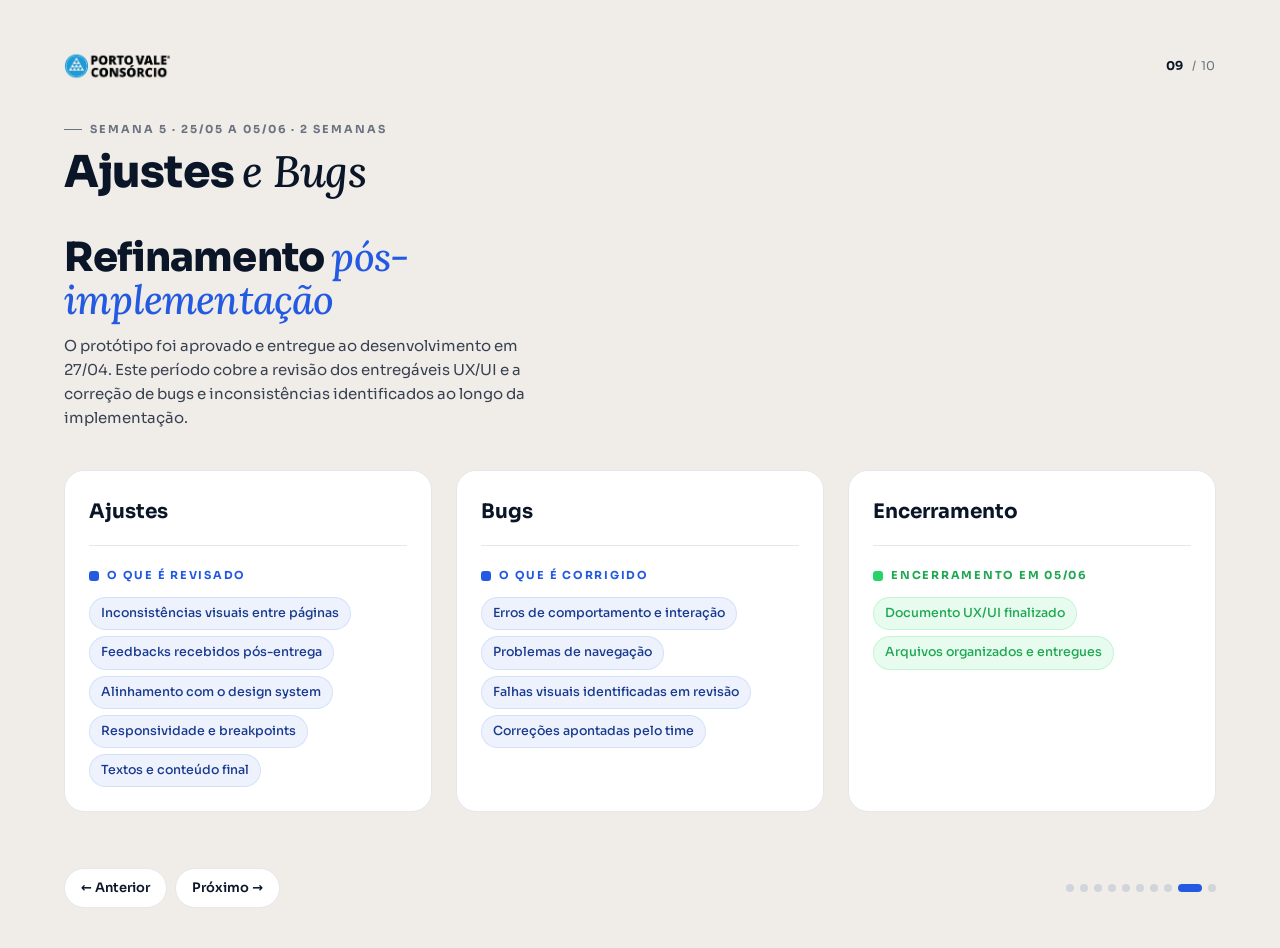
<file: pages/09-ajustes-bugs.html>
<!DOCTYPE html>
<html lang="pt-BR">
<head>
  <meta charset="UTF-8" />
  <meta name="viewport" content="width=device-width, initial-scale=1.0" />
  <title>Porto Vale · Ajustes e Bugs · 09</title>
  <link rel="stylesheet" href="../styles/design-system.css" />
  <link rel="stylesheet" href="../styles/pages.css" />
</head>
<body>

  <section class="slide">
    <header class="slide-header">
      <div class="brand">
        <img class="brand-logo" src="../imagem/logo-pv-preto.png" alt="Porto Vale Consórcios" />
      </div>
      <div class="page-counter"><strong>09</strong> / 10</div>
    </header>

    <div class="slide-title-block">
      <p class="eyebrow"><span class="pip"></span> Semana 5 · 25/05 a 05/06 · 2 semanas</p>
      <h1 class="h1">Ajustes <span class="italic">e Bugs</span></h1>
    </div>

    <div class="page-hero">
      <div>
        <h2 class="h2" style="margin-bottom: 12px;">Refinamento <span class="italic" style="font-family: var(--font-serif); font-style: italic; font-weight: 500; color: var(--blue);">pós-implementação</span></h2>
        <p class="body-sm" style="color: var(--gray-700);">
          O protótipo foi aprovado e entregue ao desenvolvimento em 27/04.
          Este período cobre a revisão dos entregáveis UX/UI e a correção
          de bugs e inconsistências identificados ao longo da implementação.
        </p>
      </div>
    </div>

    <div class="slide-body">
      <div class="page-grid cols-3">

        <div class="page-block">
          <div class="page-block-header">
            <h3>Ajustes</h3>
          </div>
          <div class="block-section">
            <p class="block-section-label altered"><span class="swatch"></span> O que é revisado</p>
            <ul class="chip-list altered">
              <li>Inconsistências visuais entre páginas</li>
              <li>Feedbacks recebidos pós-entrega</li>
              <li>Alinhamento com o design system</li>
              <li>Responsividade e breakpoints</li>
              <li>Textos e conteúdo final</li>
            </ul>
          </div>
        </div>

        <div class="page-block">
          <div class="page-block-header">
            <h3>Bugs</h3>
          </div>
          <div class="block-section">
            <p class="block-section-label altered"><span class="swatch"></span> O que é corrigido</p>
            <ul class="chip-list altered">
              <li>Erros de comportamento e interação</li>
              <li>Problemas de navegação</li>
              <li>Falhas visuais identificadas em revisão</li>
              <li>Correções apontadas pelo time</li>
            </ul>
          </div>
        </div>

        <div class="page-block">
          <div class="page-block-header">
            <h3>Encerramento</h3>
          </div>
          <div class="block-section">
            <p class="block-section-label added"><span class="swatch"></span> Encerramento em 05/06</p>
            <ul class="chip-list added">
              <li>Documento UX/UI finalizado</li>
              <li>Arquivos organizados e entregues</li>
            </ul>
          </div>
        </div>

      </div>
    </div>
  </section>

  <footer class="slide-footer">
    <nav class="pagination">
      <a href="08-adicionais.html" data-nav="prev">&larr; Anterior</a>
<a href="10-encerramento.html" data-nav="next">Próximo &rarr;</a>
    </nav>
    <div class="dot-track" aria-label="Página 9 de 10">
      <span class="dot"></span>
      <span class="dot"></span>
      <span class="dot"></span>
      <span class="dot"></span>
      <span class="dot"></span>
      <span class="dot"></span>
      <span class="dot"></span>
      <span class="dot"></span>
      <span class="dot active"></span>
      <span class="dot"></span>
    </div>
  </footer>

  <script src="../assets/nav.js"></script>
</body>
</html>
</file>
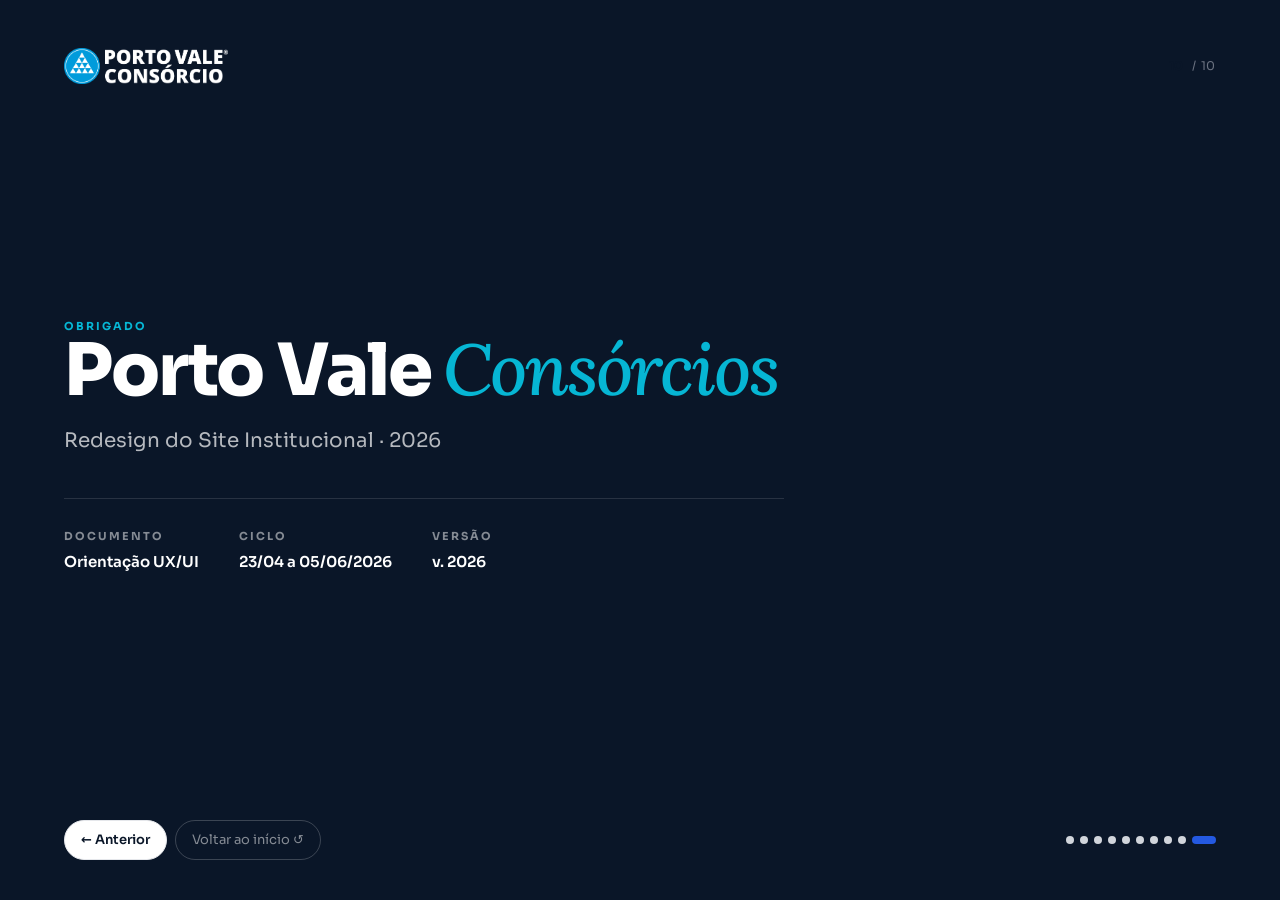
<file: pages/10-encerramento.html>
<!DOCTYPE html>
<html lang="pt-BR">
<head>
  <meta charset="UTF-8" />
  <meta name="viewport" content="width=device-width, initial-scale=1.0" />
  <title>Porto Vale Consórcios · Encerramento · 10</title>
  <link rel="stylesheet" href="../styles/design-system.css" />
  <link rel="stylesheet" href="../styles/pages.css" />
</head>
<body class="closing-body">

  <section class="slide">
    <header class="slide-header">
      <div class="brand">
        <img class="brand-logo" src="../imagem/logo-pv-branco.png" alt="Porto Vale Consórcios" />
      </div>
      <div class="page-counter"><strong>10</strong> / 10</div>
    </header>

    <div class="slide-body" style="display:flex; align-items:center;">
      <div class="closing-wrap">
        <p class="eyebrow" style="color: var(--cyan);">Obrigado</p>
        <h1 class="closing-title">
          Porto Vale
          <span class="italic">Consórcios</span>
        </h1>
        <p class="closing-sub">Redesign do Site Institucional · 2026</p>

        <div class="closing-meta">
          <div>
            <p class="eyebrow">Documento</p>
            <strong>Orientação UX/UI</strong>
          </div>
          <div>
            <p class="eyebrow">Ciclo</p>
            <strong>23/04 a 05/06/2026</strong>
          </div>
          <div>
            <p class="eyebrow">Versão</p>
            <strong>v. 2026</strong>
          </div>
        </div>
      </div>
    </div>
  </section>

  <footer class="slide-footer">
    <nav class="pagination">
      <a href="09-ajustes-bugs.html" data-nav="prev">&larr; Anterior</a>
      <a href="../index.html" class="secondary">Voltar ao início ↺</a>
    </nav>
    <div class="dot-track" aria-label="Página 10 de 10">
      <span class="dot"></span>
      <span class="dot"></span>
      <span class="dot"></span>
      <span class="dot"></span>
      <span class="dot"></span>
      <span class="dot"></span>
      <span class="dot"></span>
      <span class="dot"></span>
      <span class="dot"></span>
      <span class="dot active"></span>
    </div>
  </footer>

  <script src="../assets/nav.js"></script>
</body>
</html>
</file>
<file: styles/design-system.css>
/* ============================================================
   Porto Vale · Design System Tokens
   Fonte: porto-vale-design-system.vercel.app
   ============================================================ */

@import url('https://fonts.googleapis.com/css2?family=Sora:wght@300;400;500;600;700;800&family=Lora:ital,wght@0,400;1,400;1,500;1,600&display=swap');

:root {
  /* Cores · Primárias */
  --navy: #0a1628;
  --blue-dark: #1a3a8f;
  --blue: #2459e1;
  --blue-mid: #3b82f6;
  --cyan: #06b6d4;
  --cyan-light: #38bdf8;

  /* Cores · Neutras */
  --beige: #f0ede8;
  --white: #ffffff;
  --gray-100: #f5f5f4;
  --gray-200: #e5e7eb;
  --gray-300: #d1d5db;
  --gray-500: #9ca3af;
  --gray-600: #6b7280;
  --gray-700: #374151;
  --black: #0f172a;

  /* Cores · Status */
  --green: #25d366;
  --green-dark: #1da851;
  --green-light: rgba(37, 211, 102, 0.10);

  /* Tints de categoria (8%) */
  --tint-blue: rgba(36, 89, 225, 0.08);
  --tint-cyan: rgba(6, 182, 212, 0.10);
  --tint-green: rgba(37, 211, 102, 0.10);
  --tint-orange: rgba(249, 115, 22, 0.10);
  --tint-yellow: rgba(234, 179, 8, 0.10);
  --tint-purple: rgba(168, 85, 247, 0.10);

  /* Tipografia */
  --font-sans: 'Sora', system-ui, -apple-system, sans-serif;
  --font-serif: 'Lora', Georgia, serif;

  /* Espaçamento (base 4px) */
  --space-1: 4px;
  --space-2: 8px;
  --space-3: 12px;
  --space-4: 16px;
  --space-5: 20px;
  --space-6: 24px;
  --space-8: 32px;
  --space-10: 40px;
  --space-12: 48px;
  --space-16: 64px;
  --space-20: 80px;

  /* Raio */
  --radius-sm: 6px;
  --radius-md: 12px;
  --radius-lg: 20px;
  --radius-xl: 28px;
  --radius-pill: 999px;

  /* Sombras */
  --shadow-sm: 0 1px 2px rgba(10, 22, 40, 0.06);
  --shadow-md: 0 4px 12px rgba(10, 22, 40, 0.08);
  --shadow-lg: 0 20px 50px rgba(10, 22, 40, 0.12);
  --shadow-xl: 0 30px 70px rgba(10, 22, 40, 0.18);
}

/* ============================================================
   Reset · Base
   ============================================================ */

*,
*::before,
*::after { box-sizing: border-box; margin: 0; padding: 0; }

html, body {
  font-family: var(--font-sans);
  color: var(--navy);
  background: var(--beige);
  line-height: 1.7;
  font-size: 16px;
  -webkit-font-smoothing: antialiased;
}

a { color: inherit; text-decoration: none; }
img, svg { display: block; max-width: 100%; }
button { font: inherit; cursor: pointer; border: 0; background: transparent; }

/* ============================================================
   Tipografia · Escala
   ============================================================ */

.display {
  font-family: var(--font-sans);
  font-weight: 800;
  font-size: clamp(40px, 5vw, 56px);
  line-height: 1.05;
  letter-spacing: -0.02em;
}

.display .italic {
  font-family: var(--font-serif);
  font-style: italic;
  font-weight: 500;
}

.h1 {
  font-family: var(--font-sans);
  font-weight: 800;
  font-size: clamp(32px, 4vw, 44px);
  line-height: 1.1;
  letter-spacing: -0.02em;
}

.h1 .italic {
  font-family: var(--font-serif);
  font-style: italic;
  font-weight: 500;
}

.h2 {
  font-family: var(--font-sans);
  font-weight: 700;
  font-size: 24px;
  line-height: 1.2;
  letter-spacing: -0.01em;
}

.h3 {
  font-family: var(--font-sans);
  font-weight: 700;
  font-size: 18px;
  line-height: 1.3;
}

.body { font-size: 16px; line-height: 1.7; }
.body-sm { font-size: 14px; line-height: 1.6; }

.eyebrow {
  font-family: var(--font-sans);
  font-weight: 700;
  font-size: 11px;
  line-height: 1;
  letter-spacing: 0.18em;
  text-transform: uppercase;
  color: var(--gray-600);
}

.caption {
  font-family: var(--font-sans);
  font-weight: 500;
  font-size: 12px;
  line-height: 1.4;
  color: var(--gray-600);
}

/* ============================================================
   Componentes · Pill / Tag / Card
   ============================================================ */

.tag {
  display: inline-flex;
  align-items: center;
  gap: var(--space-2);
  padding: 6px 12px;
  border-radius: var(--radius-pill);
  font-size: 12px;
  font-weight: 600;
  letter-spacing: 0.02em;
}

.tag-blue { background: var(--tint-blue); color: var(--blue); }
.tag-cyan { background: var(--tint-cyan); color: var(--cyan); }
.tag-green { background: var(--tint-green); color: var(--green-dark); }
.tag-navy { background: var(--navy); color: var(--white); }
.tag-light { background: var(--white); color: var(--navy); border: 1px solid var(--gray-200); }

.tag .dot {
  width: 6px;
  height: 6px;
  border-radius: var(--radius-pill);
  background: currentColor;
}

.card {
  background: var(--white);
  border-radius: var(--radius-lg);
  padding: var(--space-8);
  box-shadow: var(--shadow-md);
}

.card-flat {
  background: var(--white);
  border-radius: var(--radius-lg);
  padding: var(--space-6);
  border: 1px solid var(--gray-200);
}

/* ============================================================
   Lista de sessões
   ============================================================ */

.section-list {
  list-style: none;
  display: flex;
  flex-direction: column;
  gap: var(--space-2);
}

.section-list li {
  display: flex;
  align-items: center;
  gap: var(--space-3);
  padding: 10px 14px;
  border-radius: var(--radius-md);
  background: var(--gray-100);
  font-size: 14px;
  font-weight: 500;
}

.section-list.altered li {
  background: var(--tint-blue);
  color: var(--blue-dark);
}

.section-list.added li {
  background: var(--tint-green);
  color: var(--green-dark);
}

.section-list li::before {
  content: '';
  width: 6px;
  height: 6px;
  border-radius: 50%;
  background: currentColor;
  opacity: 0.6;
  flex-shrink: 0;
}

.section-list .empty {
  background: transparent;
  color: var(--gray-500);
  font-style: italic;
  border: 1px dashed var(--gray-300);
}

.section-list .empty::before { display: none; }
</file>
<file: styles/pages.css>
/* ============================================================
   Porto Vale · Página / Layout de slide
   ============================================================ */

body {
  min-height: 100vh;
  display: flex;
  flex-direction: column;
  align-items: center;
}

.slide {
  width: 100%;
  max-width: 1280px;
  min-height: calc(100vh - 80px);
  padding: var(--space-12) var(--space-16);
  display: flex;
  flex-direction: column;
  position: relative;
}

.slide-header {
  display: flex;
  justify-content: space-between;
  align-items: center;
  margin-bottom: var(--space-10);
}

.brand {
  display: flex;
  align-items: center;
  gap: var(--space-3);
}

.brand-logo {
  display: block;
  width: auto;
  height: 36px;
  max-height: 40px;
}

.brand-name {
  font-weight: 700;
  font-size: 14px;
  color: var(--navy);
}

.brand-name span {
  color: var(--gray-600);
  font-weight: 400;
  margin-left: 4px;
}

.page-counter {
  display: flex;
  align-items: center;
  gap: var(--space-2);
  font-size: 12px;
  color: var(--gray-600);
  letter-spacing: 0.06em;
}

.page-counter strong { color: var(--navy); font-weight: 700; }

.slide-title-block {
  display: flex;
  flex-direction: column;
  gap: var(--space-3);
  margin-bottom: var(--space-10);
}

.slide-title-block .eyebrow {
  display: inline-flex;
  align-items: center;
  gap: var(--space-2);
}

.slide-title-block .eyebrow .pip {
  display: inline-block;
  width: 18px;
  height: 1px;
  background: var(--gray-600);
}

.slide-body { flex: 1; }

/* Footer / Pagination */
.slide-footer {
  width: 100%;
  max-width: 1280px;
  padding: 0 var(--space-16) var(--space-10);
  display: flex;
  justify-content: space-between;
  align-items: center;
  margin-top: auto;
}

.pagination {
  display: flex;
  align-items: center;
  gap: var(--space-2);
}

.pagination a, .pagination span {
  display: inline-flex;
  align-items: center;
  justify-content: center;
  min-width: 40px;
  height: 40px;
  padding: 0 var(--space-4);
  border-radius: var(--radius-pill);
  font-size: 13px;
  font-weight: 600;
  background: var(--white);
  border: 1px solid var(--gray-200);
  color: var(--navy);
  transition: all .2s ease;
}

.pagination a:hover {
  background: var(--navy);
  color: var(--white);
  border-color: var(--navy);
  transform: translateY(-1px);
}

.pagination a.secondary {
  background: transparent;
  border-color: rgba(255,255,255,0.2);
  color: rgba(255,255,255,0.5);
  font-weight: 400;
}

.pagination a.secondary:hover {
  background: rgba(255,255,255,0.08);
  border-color: rgba(255,255,255,0.3);
  color: rgba(255,255,255,0.8);
  transform: translateY(-1px);
}

.pagination .disabled {
  opacity: 0.4;
  pointer-events: none;
}

.dot-track {
  display: flex;
  gap: 6px;
}

.dot-track .dot {
  width: 8px;
  height: 8px;
  border-radius: 50%;
  background: var(--gray-300);
  transition: all .2s ease;
  cursor: pointer;
}

.dot-track .dot.active { cursor: default; }

.dot-track .dot.active {
  width: 24px;
  border-radius: var(--radius-pill);
  background: var(--blue);
}

/* ============================================================
   COVER (slide 1) — fundo navy
   ============================================================ */

.cover-body { background: var(--navy); color: var(--white); }
.cover-body .slide { color: var(--white); }
.cover-body .brand-name { color: var(--white); }
.cover-body .brand-name span { color: rgba(255,255,255,0.6); }
.cover-body .page-counter { color: rgba(255,255,255,0.6); }
.cover-body .page-counter strong { color: var(--white); }
.cover-body .pagination a,
.cover-body .pagination span {
  background: rgba(255,255,255,0.06);
  border-color: rgba(255,255,255,0.15);
  color: var(--white);
}
.cover-body .pagination a:hover {
  background: var(--cyan);
  border-color: var(--cyan);
  color: var(--navy);
}
.cover-body .dot-track .dot { background: rgba(255,255,255,0.2); }
.cover-body .dot-track .dot.active { background: var(--cyan); }

.cover-grid {
  display: grid;
  grid-template-columns: 1.1fr 1fr;
  gap: var(--space-16);
  flex: 1;
  align-items: center;
}

.cover-left .eyebrow { color: var(--cyan); margin-bottom: var(--space-6); }

.cover-title {
  font-family: var(--font-sans);
  font-weight: 800;
  font-size: clamp(48px, 6vw, 72px);
  line-height: 1.02;
  letter-spacing: -0.03em;
  margin-bottom: var(--space-6);
}

.cover-title .italic {
  font-family: var(--font-serif);
  font-style: italic;
  font-weight: 500;
  color: var(--cyan);
  display: block;
}

.cover-subtitle {
  font-size: 18px;
  color: rgba(255,255,255,0.75);
  max-width: 480px;
  margin-bottom: var(--space-10);
}

.cover-meta {
  display: flex;
  flex-wrap: wrap;
  gap: var(--space-3);
  margin-top: var(--space-8);
}

.cover-meta .tag {
  background: rgba(255,255,255,0.06);
  color: var(--white);
  border: 1px solid rgba(255,255,255,0.15);
}

/* Timeline card on the cover */
.timeline-card {
  background: rgba(255,255,255,0.04);
  border: 1px solid rgba(255,255,255,0.08);
  backdrop-filter: blur(20px);
  border-radius: var(--radius-xl);
  padding: var(--space-8);
}

.timeline-card .eyebrow {
  color: rgba(255,255,255,0.6);
  margin-bottom: var(--space-6);
}

.timeline-list {
  list-style: none;
  display: flex;
  flex-direction: column;
  position: relative;
}

.timeline-list::before {
  content: '';
  position: absolute;
  left: 8px;
  top: 12px;
  bottom: 12px;
  width: 1px;
  background: rgba(255,255,255,0.12);
}

.timeline-item {
  display: grid;
  grid-template-columns: 24px 1fr auto;
  align-items: center;
  gap: var(--space-4);
  padding: var(--space-3) 0;
  position: relative;
}

.timeline-item .marker {
  width: 18px;
  height: 18px;
  border-radius: 50%;
  background: var(--navy);
  border: 2px solid var(--cyan);
  z-index: 1;
  display: grid;
  place-items: center;
}

.timeline-item.done .marker {
  background: var(--green);
  border-color: var(--green);
  box-shadow: none;
}

.timeline-item.done .marker::after {
  content: '✔';
  color: var(--white);
  font-size: 10px;
  line-height: 1;
  font-weight: 700;
}

.timeline-item .label {
  font-weight: 600;
  font-size: 14px;
  color: var(--white);
}

.timeline-item.done .label { color: rgba(255,255,255,0.6); }

.timeline-item .date {
  font-size: 12px;
  color: rgba(255,255,255,0.5);
  font-variant-numeric: tabular-nums;
}

.timeline-item.done .date { color: var(--green); font-weight: 600; }

/* ============================================================
   SLIDE 2 — Como ler
   ============================================================ */

.intro-text {
  font-size: 20px;
  color: var(--gray-700);
  max-width: 720px;
  line-height: 1.5;
  margin-bottom: var(--space-12);
}

.legend-grid {
  display: grid;
  grid-template-columns: 1fr 1fr;
  gap: var(--space-8);
}

.legend-card {
  position: relative;
  background: var(--white);
  border-radius: var(--radius-xl);
  padding: var(--space-10);
  border: 1px solid var(--gray-200);
  display: flex;
  flex-direction: column;
  gap: var(--space-5);
}

.legend-card .icon-wrap {
  width: 48px;
  height: 48px;
  border-radius: var(--radius-md);
  display: grid;
  place-items: center;
}

.legend-card.altered .icon-wrap { background: var(--tint-blue); color: var(--blue); }
.legend-card.added .icon-wrap { background: var(--tint-green); color: var(--green-dark); }

.legend-card h3 {
  font-size: 22px;
  font-weight: 700;
  color: var(--navy);
  display: flex;
  align-items: center;
  gap: var(--space-3);
}

.legend-card p {
  font-size: 15px;
  color: var(--gray-700);
  line-height: 1.6;
}

.legend-card .examples-label {
  font-size: 11px;
  font-weight: 700;
  letter-spacing: 0.18em;
  text-transform: uppercase;
  color: var(--gray-500);
  margin-top: var(--space-3);
}

.legend-card ul {
  list-style: none;
  display: flex;
  flex-direction: column;
  gap: var(--space-2);
}

.legend-card ul li {
  font-size: 14px;
  color: var(--gray-700);
  padding-left: var(--space-4);
  position: relative;
}

.legend-card.altered ul li::before {
  content: '';
  position: absolute;
  left: 0;
  top: 11px;
  width: 6px;
  height: 6px;
  border-radius: 50%;
  background: var(--blue);
}

.legend-card.added ul li::before {
  content: '';
  position: absolute;
  left: 0;
  top: 11px;
  width: 6px;
  height: 6px;
  border-radius: 50%;
  background: var(--green);
}

/* ============================================================
   SLIDES 3-7 — Páginas / Sessões
   ============================================================ */

.page-grid {
  display: grid;
  gap: var(--space-6);
  overflow-x: auto;
  scroll-snap-type: x proximity;
  padding-bottom: 0.5rem;
}

.page-grid.cols-1 { grid-template-columns: 1fr; }
.page-grid.cols-2 { grid-template-columns: repeat(2, minmax(320px, 1fr)); }
.page-grid.cols-3 { grid-template-columns: repeat(3, minmax(320px, 1fr)); }
.page-grid.cols-4 { grid-template-columns: repeat(4, minmax(320px, 1fr)); }

.page-grid > .page-block {
  min-width: 320px;
  scroll-snap-align: start;
}

.page-block {
  background: var(--white);
  border-radius: var(--radius-lg);
  padding: var(--space-6);
  border: 1px solid var(--gray-200);
  display: flex;
  flex-direction: column;
  gap: var(--space-5);
}

.page-block .page-block-header {
  display: flex;
  align-items: center;
  justify-content: space-between;
  gap: var(--space-3);
  padding-bottom: var(--space-4);
  border-bottom: 1px solid var(--gray-200);
}

.page-block h3 {
  font-size: 20px;
  font-weight: 700;
  color: var(--navy);
}

.page-block h3 .italic {
  font-family: var(--font-serif);
  font-style: italic;
  font-weight: 500;
  color: var(--blue);
}

.block-section + .block-section { margin-top: var(--space-4); }

.block-section-label {
  display: flex;
  align-items: center;
  gap: var(--space-2);
  font-size: 11px;
  font-weight: 700;
  letter-spacing: 0.16em;
  text-transform: uppercase;
  margin-bottom: var(--space-3);
}

.block-section-label.altered { color: var(--blue); }
.block-section-label.added { color: var(--green-dark); }

.block-section-label .swatch {
  width: 10px;
  height: 10px;
  border-radius: 3px;
}

.block-section-label.altered .swatch { background: var(--blue); }
.block-section-label.added .swatch { background: var(--green); }

.chip-list {
  display: flex;
  flex-wrap: wrap;
  gap: 6px;
  list-style: none;
}

.chip-list li {
  padding: 5px 11px;
  border-radius: var(--radius-pill);
  font-size: 12.5px;
  font-weight: 500;
  background: var(--gray-100);
  color: var(--navy);
  border: 1px solid var(--gray-200);
}

.chip-list.altered li {
  background: var(--tint-blue);
  color: var(--blue-dark);
  border-color: rgba(36, 89, 225, 0.12);
}

.chip-list.added li {
  background: var(--tint-green);
  color: var(--green-dark);
  border-color: rgba(37, 211, 102, 0.18);
}

.chip-list .empty {
  background: transparent;
  border: 1px dashed var(--gray-300);
  color: var(--gray-500);
  font-style: italic;
}

/* Strong header for product page (slide 3) */
.page-hero {
  display: grid;
  grid-template-columns: 1.2fr 1fr;
  gap: var(--space-10);
  margin-bottom: var(--space-10);
}

.page-hero h2 {
  font-size: 40px;
  font-weight: 800;
  line-height: 1.05;
  letter-spacing: -0.02em;
  color: var(--navy);
  margin-bottom: var(--space-4);
}

.page-hero h2 .italic {
  font-family: var(--font-serif);
  font-style: italic;
  font-weight: 500;
  color: var(--blue);
}

.page-hero p {
  font-size: 15px;
  color: var(--gray-700);
  max-width: 480px;
}

.summary-card {
  background: var(--navy);
  color: var(--white);
  padding: var(--space-6);
  border-radius: var(--radius-lg);
  display: flex;
  flex-direction: column;
  gap: var(--space-4);
}

.summary-card .row {
  display: flex;
  justify-content: space-between;
  align-items: center;
  font-size: 13px;
}

.summary-card .row + .row { border-top: 1px solid rgba(255,255,255,0.08); padding-top: var(--space-3); }

.summary-card .row span:first-child { color: rgba(255,255,255,0.65); }
.summary-card .row strong { font-weight: 700; }
.summary-card .row .accent { color: var(--cyan); }

/* ============================================================
   SLIDE 8 — Closing
   ============================================================ */

.closing-body { background: var(--navy); color: var(--white); }

.closing-wrap {
  display: flex;
  flex-direction: column;
  justify-content: center;
  align-items: flex-start;
  flex: 1;
  max-width: 720px;
}

.closing-title {
  font-family: var(--font-sans);
  font-weight: 800;
  font-size: clamp(48px, 6vw, 72px);
  line-height: 1.05;
  letter-spacing: -0.03em;
  color: var(--white);
  margin-bottom: var(--space-4);
}

.closing-title .italic {
  font-family: var(--font-serif);
  font-style: italic;
  font-weight: 500;
  color: var(--cyan);
}

.closing-sub {
  font-size: 20px;
  color: rgba(255,255,255,0.7);
  margin-bottom: var(--space-10);
}

.closing-meta {
  display: flex;
  gap: var(--space-10);
  padding-top: var(--space-8);
  border-top: 1px solid rgba(255,255,255,0.12);
  width: 100%;
}

.closing-meta div .eyebrow { color: rgba(255,255,255,0.5); margin-bottom: 6px; }
.closing-meta div strong { font-size: 15px; font-weight: 600; }

/* ============================================================
   Mobile
   ============================================================ */

@media (max-width: 900px) {
  .slide { padding: var(--space-8) var(--space-6); }
  .slide-footer { padding: 0 var(--space-6) var(--space-8); }
  .cover-grid { grid-template-columns: 1fr; gap: var(--space-8); }
  .legend-grid { grid-template-columns: 1fr; }
  .page-grid.cols-2,
  .page-grid.cols-3,
  .page-grid.cols-4 { grid-template-columns: 1fr; }
  .page-hero { grid-template-columns: 1fr; }
  .closing-meta { flex-direction: column; gap: var(--space-6); }
}
</file>
